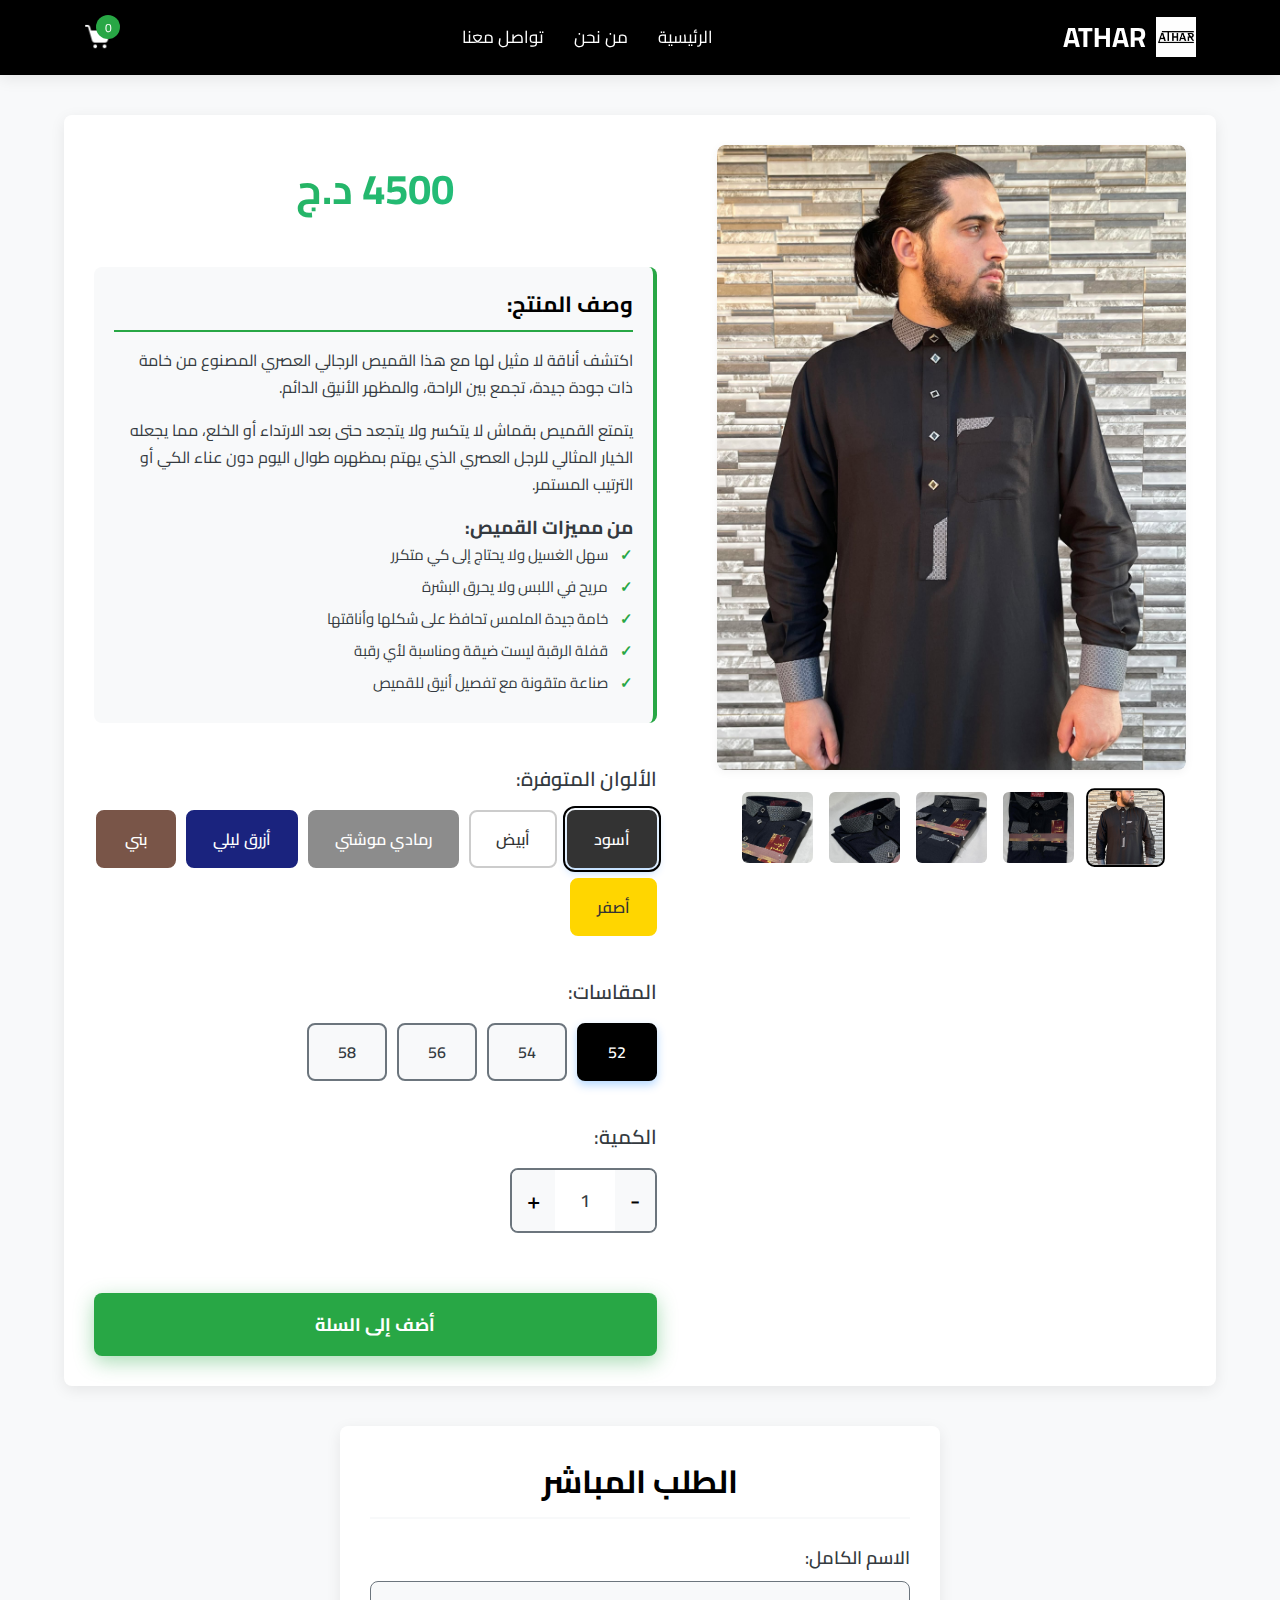
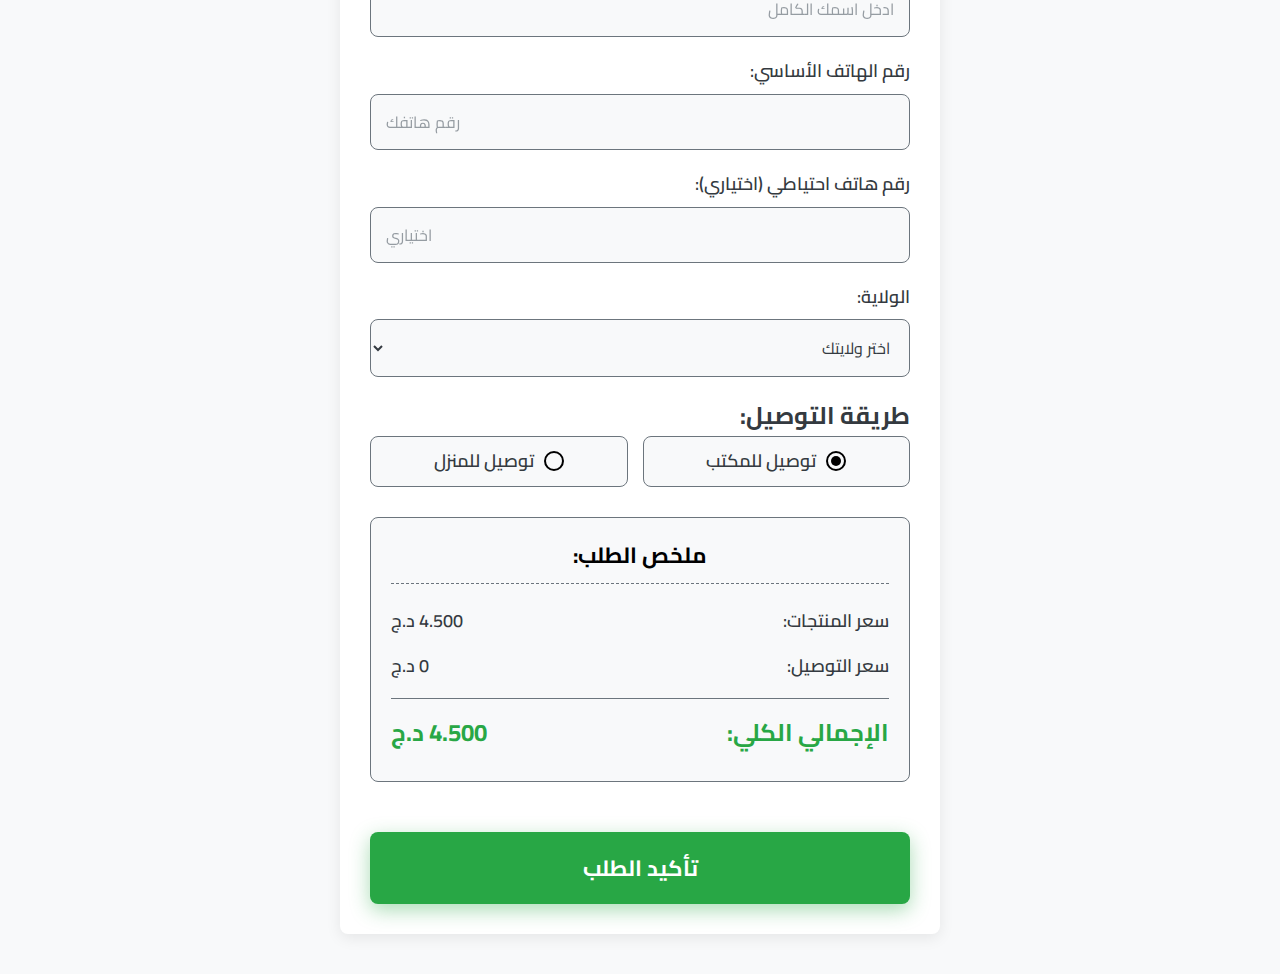
<file: index.html>
<!DOCTYPE html>
<html lang="ar" dir="rtl">
<head>
    <meta charset="UTF-8">
    <meta name="viewport" content="width=device-width, initial-scale=1.0">
    <title>ATHAR</title>
    <link rel="stylesheet" href="style.css">
    <link rel="icon" href="images/logo.jpg" type="image/x-icon">
    <link href="https://fonts.googleapis.com/css2?family=Cairo:wght@400;700&display=swap" rel="stylesheet">

<script>
!function (w, d, t) {
  w.TiktokAnalyticsObject=t;var ttq=w[t]=w[t]||[];ttq.methods=["page","track","identify","instances","debug","on","off","once","ready","alias","group","enableCookie","disableCookie"],ttq.setAndDefer=function(t,e){t[e]=function(){t.push([e].concat(Array.prototype.slice.call(arguments,0)))}};for(var i=0;i<ttq.methods.length;i++)ttq.setAndDefer(ttq,ttq.methods[i]);ttq.instance=function(t){for(var e=ttq._i[t]||[],n=0;n<ttq.methods.length;n++)ttq.setAndDefer(e,ttq.methods[n]);return e},ttq.load=function(e,n){var i="https://analytics.tiktok.com/i18n/pixel/events.js";ttq._i=ttq._i||{},ttq._i[e]=[],ttq._i[e]._u=i,ttq._t=ttq._t||{},ttq._t[e]=+new Date,ttq._o=ttq._o||{},ttq._o[e]=n||{};var o=document.createElement("script");o.type="text/javascript",o.async=!0,o.src=i+"?sdkid="+e+"&lib="+t;var a=document.getElementsByTagName("script")[0];a.parentNode.insertBefore(o,a)};
  
  ttq.load('D47QA2RC77U2P8MCKHEG');
  ttq.page();
}(window, document, 'ttq');
</script>

</head>
<body>
    <header class="main-header">
        <div class="container">
            <div class="logo">
                <img src="images/logo.jpg" alt="ATHAR Logo">
                <span>ATHAR</span>
            </div>
            <nav class="main-nav">
                <ul>
                    <li><a href="index.html">الرئيسية</a></li>
                    <li><a href="about.html">من نحن</a></li>
                    <li><a href="contact.html">تواصل معنا</a></li>
                </ul>
            </nav>
            <div class="header-icons">
                <a href="cart.html" class="cart-icon">
                    <img src="images/cart-icon.png" alt="Cart">
                    <span class="cart-count">0</span>
                </a>
                <button class="hamburger-menu">
                    &#9776;
                </button>
            </div>
        </div>
        <div class="mobile-nav-overlay">
            <nav class="mobile-nav">
                <ul>
                    <li><a href="index.html">الرئيسية</a></li>
                    <li><a href="about.html">من نحن</a></li>
                    <li><a href="contact.html">تواصل معنا</a></li>
                </ul>
            </nav>
        </div>
    </header>

    <main class="product-page">
        <div class="container product-details-wrapper">
            <section class="product-images">
                <div class="main-image-container">
                    <img id="main-product-image" src="images/black-1.jpg" alt="قميص رجالي - أسود">
                </div>

                <div class="thumbnail-images">
                    <img class="thumbnail active" src="images/black-1.jpg" alt="Thumbnail 1">
                    <img class="thumbnail" src="images/black-2.jpg" alt="Thumbnail 2">
                    <img class="thumbnail" src="images/black-3.jpg" alt="Thumbnail 3">
                    <img class="thumbnail" src="images/black-4.jpg" alt="Thumbnail 4">
                    <img class="thumbnail" src="images/black-5.jpg" alt="Thumbnail 5">
                </div>
            </section>

            <section class="product-info">
                <!-- تم نقل السعر إلى مكان العنوان -->
                <p class="product-price compact-price">4500 د.ج</p>

                <!-- تم وضع الوصف في مكان السعر السابق -->
                <div class="product-description compact-description">
                    <h2>وصف المنتج:</h2>
                    <p>اكتشف أناقة لا مثيل لها مع هذا القميص الرجالي العصري المصنوع من خامة ذات جودة جيدة، تجمع بين الراحة، والمظهر الأنيق الدائم.</p>
                    <p>يتمتع القميص بقماش لا يتكسر ولا يتجعد حتى بعد الارتداء أو الخلع، مما يجعله الخيار المثالي للرجل العصري الذي يهتم بمظهره طوال اليوم دون عناء الكي أو الترتيب المستمر.</p>
                    <h3>من مميزات القميص:</h3>
                    <ul>
                        <li>سهل الغسيل ولا يحتاج إلى كي متكرر</li>
                        <li>مريح في اللبس ولا يحرق البشرة</li>
                        <li>خامة جيدة الملمس تحافظ على شكلها وأناقتها</li>
                        <li>قفلة الرقبة ليست ضيقة ومناسبة لأي رقبة</li>
                        <li>صناعة متقونة مع تفصيل أنيق للقميص</li>
                    </ul>
                </div>

                <div class="color-options compact-section">
                    <h2>الألوان المتوفرة:</h2>
                    <div class="colors">
                        <button class="color-btn active" data-color="black">أسود</button>
                        <button class="color-btn" data-color="white">أبيض</button>
                        <button class="color-btn" data-color="moussy-gray">رمادي موشتي</button>
                        <button class="color-btn" data-color="night-blue">أزرق ليلي</button>
                        <button class="color-btn" data-color="brown">بني</button>
                        <button class="color-btn" data-color="yellow">أصفر</button>
                    </div>
                </div>

                <div class="size-options compact-section">
                    <h2>المقاسات:</h2>
                    <div class="sizes">
                        <button class="size-btn active" data-size="52">52</button>
                        <button class="size-btn" data-size="54">54</button>
                        <button class="size-btn" data-size="56">56</button>
                        <button class="size-btn" data-size="58">58</button>
                    </div>
                </div>

                <div class="quantity-selector compact-section">
                    <h2>الكمية:</h2>
                    <div class="quantity-control">
                        <button class="quantity-btn minus">-</button>
                        <input type="number" class="quantity-input" value="1" min="1">
                        <button class="quantity-btn plus">+</button>
                    </div>
                </div>

                <div class="action-buttons compact-buttons">
                    <!-- تم إزالة زر إتمام الشراء -->
                    <button class="add-to-cart-btn">أضف إلى السلة</button>
                </div>
            </section>
        </div>

        <!-- إضافة بطاقة الطلب المباشر -->
        <div class="container quick-order-container">
            <div class="quick-order-card">
                <h2 class="page-title">الطلب المباشر</h2>

                <form id="quick-order-form">
                    <div class="form-group">
                        <label for="quick-fullName">الاسم الكامل:</label>
                        <input type="text" id="quick-fullName" name="fullName" required placeholder="ادخل اسمك الكامل">
                    </div>

                    <div class="form-group">
                        <label for="quick-phone">رقم الهاتف الأساسي:</label>
                        <input type="tel" id="quick-phone" name="phone" required placeholder="رقم هاتفك">
                    </div>

                    <div class="form-group">
                        <label for="quick-alternativePhone">رقم هاتف احتياطي (اختياري):</label>
                        <input type="tel" id="quick-alternativePhone" name="alternativePhone" placeholder="اختياري">
                    </div>

                    <div class="form-group">
                        <label for="quick-wilaya">الولاية:</label>
                        <select id="quick-wilaya" name="wilaya" required>
                            <option value="">اختر ولايتك</option>
                        </select>
                    </div>

                    <div class="form-group">
                        <h2>طريقة التوصيل:</h2>
                        <div class="radio-group-container">
                            <div class="radio-group">
                                <input type="radio" id="quick-deliveryToOffice" name="deliveryMethod" value="office" checked>
                                <label for="quick-deliveryToOffice">توصيل للمكتب</label>
                            </div>
                            <div class="radio-group">
                                <input type="radio" id="quick-deliveryToHome" name="deliveryMethod" value="home">
                                <label for="quick-deliveryToHome">توصيل للمنزل</label>
                            </div>
                        </div>
                    </div>

                    <div class="form-group" id="quick-commune-group" style="display: none;">
                        <label for="quick-commune">البلدية:</label>
                        <input type="text" id="quick-commune" name="commune" placeholder="ادخل اسم بلديتك">
                    </div>

                    <div class="order-summary">
                        <h2>ملخص الطلب:</h2>
                        <div class="summary-row">
                            <span>سعر المنتجات:</span>
                            <span id="quick-products-subtotal">0 د.ج</span>
                        </div>
                        <div class="summary-row">
                            <span>سعر التوصيل:</span>
                            <span id="quick-delivery-price">0 د.ج</span>
                        </div>
                        <div class="summary-row total-row">
                            <span>الإجمالي الكلي:</span>
                            <span id="quick-order-grand-total">0 د.ج</span>
                        </div>
                    </div>

                    <button type="submit" class="submit-order-btn">تأكيد الطلب</button>
                </form>
            </div>
        </div>
    </main>

    <script src="script.js"></script>
    <script src="cart.js"></script>
    <script src="quick-order.js"></script>
    <script src="header.js"></script>
</body>

</html>
</file>
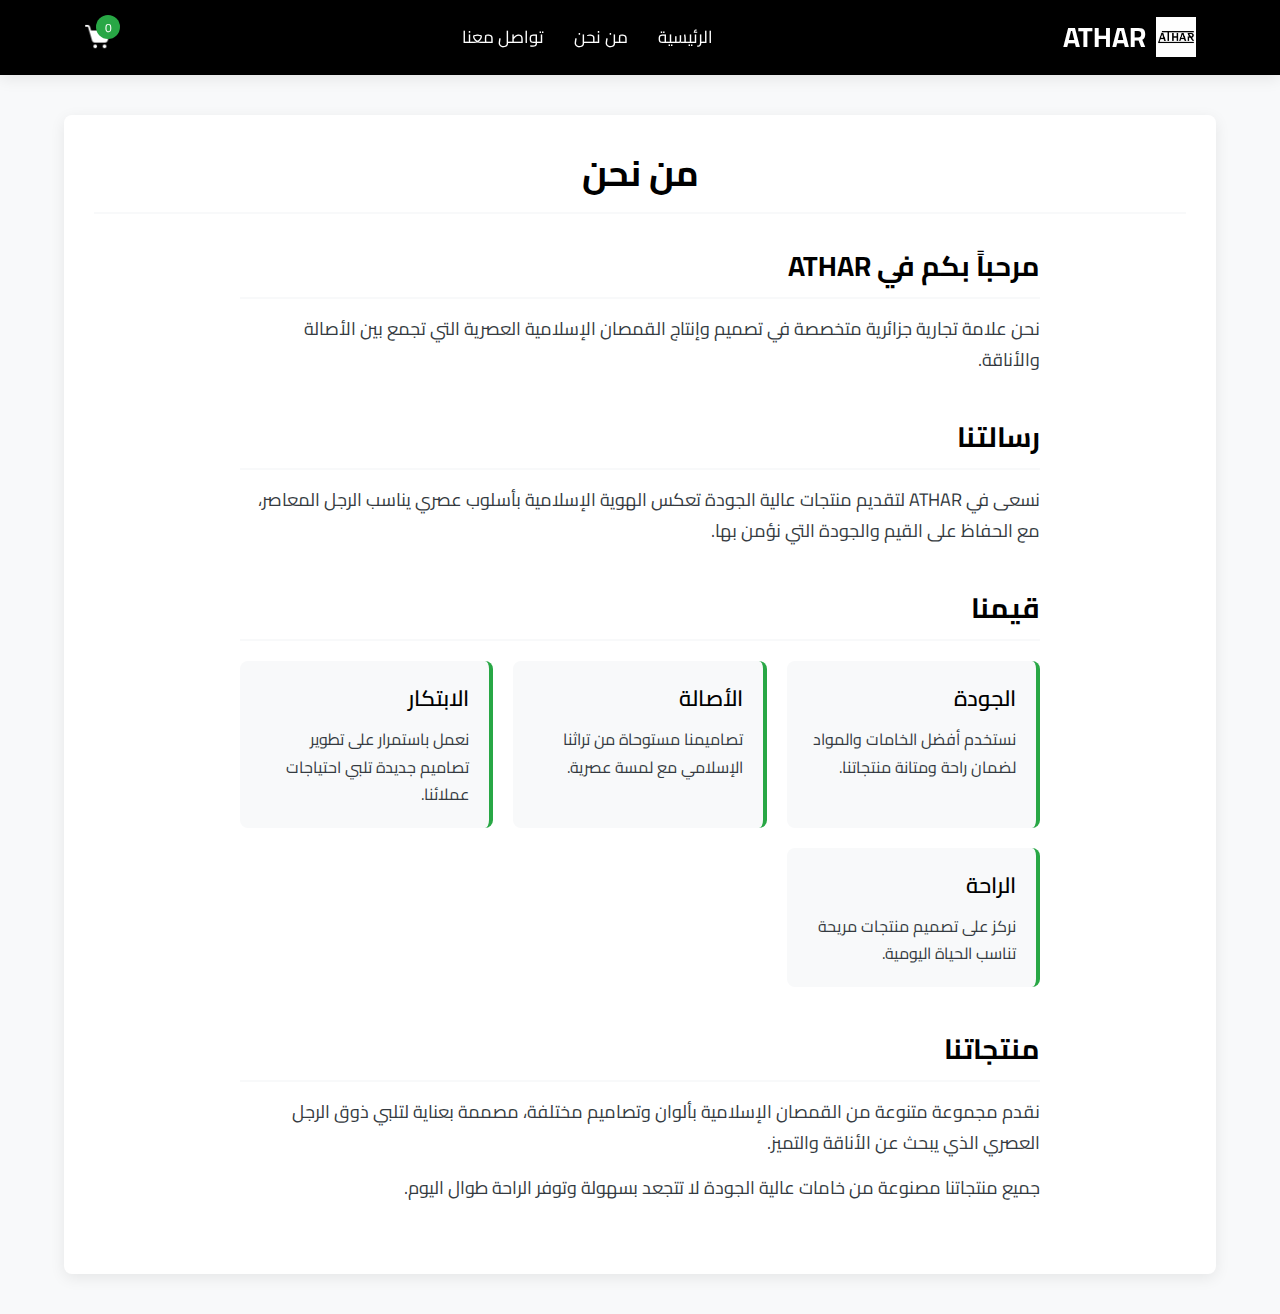
<file: about.html>
<!DOCTYPE html>
<html lang="ar" dir="rtl">
<head>
    <meta charset="UTF-8">
    <meta name="viewport" content="width=device-width, initial-scale=1.0">
    <title>ATHAR - من نحن</title>
    <link rel="stylesheet" href="style.css">
    <link rel="icon" href="images/logo.jpg" type="image/x-icon">
    <link href="https://fonts.googleapis.com/css2?family=Cairo:wght@400;700&display=swap" rel="stylesheet">

<!-- TikTok Pixel Code -->
<script>
!function (w, d, t) {
  w.TiktokAnalyticsObject=t;var ttq=w[t]=w[t]||[];ttq.methods=["page","track","identify","instances","debug","on","off","once","ready","alias","group","enableCookie","disableCookie"],ttq.setAndDefer=function(t,e){t[e]=function(){t.push([e].concat(Array.prototype.slice.call(arguments,0)))}};for(var i=0;i<ttq.methods.length;i++)ttq.setAndDefer(ttq,ttq.methods[i]);ttq.instance=function(t){for(var e=ttq._i[t]||[],n=0;n<ttq.methods.length;n++)ttq.setAndDefer(e,ttq.methods[n]);return e},ttq.load=function(e,n){var i="https://analytics.tiktok.com/i18n/pixel/events.js";ttq._i=ttq._i||{},ttq._i[e]=[],ttq._i[e]._u=i,ttq._t=ttq._t||{},ttq._t[e]=+new Date,ttq._o=ttq._o||{},ttq._o[e]=n||{};n=n||{};var o=document.createElement("script");o.type="text/javascript",o.async=!0,o.src=i+"?sdkid="+e+"&lib="+t;var a=document.getElementsByTagName("script")[0];a.parentNode.insertBefore(o,a)};
  
  ttq.load('D46JPR3C77U505N928AG');
  ttq.page();
}(window, document, 'ttq');
</script>
<!-- End TikTok Pixel Code -->

</head>
<body>
    <header class="main-header">
        <div class="container">
            <div class="logo">
                <img src="images/logo.jpg" alt="ATHAR Logo">
                <span>ATHAR</span>
            </div>
            <nav class="main-nav">
                <ul>
                    <li><a href="index.html">الرئيسية</a></li>
                    <li><a href="about.html" class="active">من نحن</a></li>
                    <li><a href="contact.html">تواصل معنا</a></li>
                </ul>
            </nav>
            <div class="header-icons">
                <a href="cart.html" class="cart-icon">
                    <img src="images/cart-icon.png" alt="Cart">
                    <span class="cart-count">0</span>
                </a>
                <button class="hamburger-menu">
                    &#9776;
                </button>
            </div>
        </div>
        <div class="mobile-nav-overlay">
            <nav class="mobile-nav">
                <ul>
                    <li><a href="index.html">الرئيسية</a></li>
                    <li><a href="about.html">من نحن</a></li>
                    <li><a href="contact.html">تواصل معنا</a></li>
                </ul>
            </nav>
        </div>
    </header>

    <main class="about-page">
        <div class="container">
            <h1 class="page-title">من نحن</h1>
            
            <div class="about-content">
                <div class="about-intro">
                    <h2>مرحباً بكم في ATHAR</h2>
                    <p>نحن علامة تجارية جزائرية متخصصة في تصميم وإنتاج القمصان الإسلامية العصرية التي تجمع بين الأصالة والأناقة.</p>
                </div>
                
                <div class="about-mission">
                    <h2>رسالتنا</h2>
                    <p>نسعى في ATHAR لتقديم منتجات عالية الجودة تعكس الهوية الإسلامية بأسلوب عصري يناسب الرجل المعاصر، مع الحفاظ على القيم والجودة التي نؤمن بها.</p>
                </div>
                
                <div class="about-values">
                    <h2>قيمنا</h2>
                    <div class="values-grid">
                        <div class="value-item">
                            <h3>الجودة</h3>
                            <p>نستخدم أفضل الخامات والمواد لضمان راحة ومتانة منتجاتنا.</p>
                        </div>
                        <div class="value-item">
                            <h3>الأصالة</h3>
                            <p>تصاميمنا مستوحاة من تراثنا الإسلامي مع لمسة عصرية.</p>
                        </div>
                        <div class="value-item">
                            <h3>الابتكار</h3>
                            <p>نعمل باستمرار على تطوير تصاميم جديدة تلبي احتياجات عملائنا.</p>
                        </div>
                        <div class="value-item">
                            <h3>الراحة</h3>
                            <p>نركز على تصميم منتجات مريحة تناسب الحياة اليومية.</p>
                        </div>
                    </div>
                </div>
                
                <div class="about-products">
                    <h2>منتجاتنا</h2>
                    <p>نقدم مجموعة متنوعة من القمصان الإسلامية بألوان وتصاميم مختلفة، مصممة بعناية لتلبي ذوق الرجل العصري الذي يبحث عن الأناقة والتميز.</p>
                    <p>جميع منتجاتنا مصنوعة من خامات عالية الجودة لا تتجعد بسهولة وتوفر الراحة طوال اليوم.</p>
                </div>
            </div>
        </div>
    </main>

    <script src="script.js"></script>
    <script src="header.js"></script>
</body>
</html>
</file>
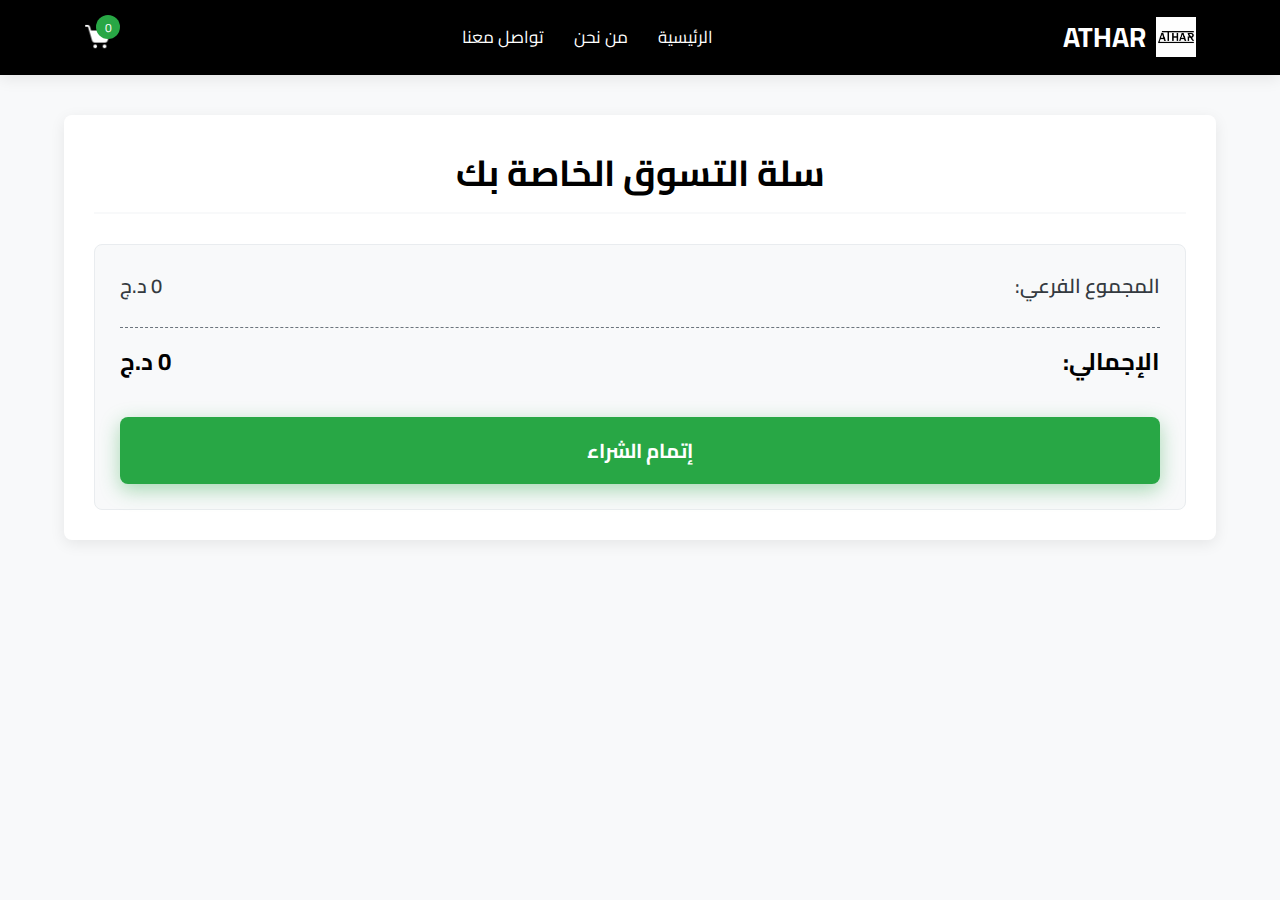
<file: cart.html>
<!DOCTYPE html>
<html lang="ar" dir="rtl">
<head>
    <meta charset="UTF-8">
    <meta name="viewport" content="width=device-width, initial-scale=1.0">
    <title>ATHAR - سلة التسوق</title>
    <link rel="stylesheet" href="style.css">
    <link rel="icon" href="images/logo.jpg" type="image/x-icon">
    <link href="https://fonts.googleapis.com/css2?family=Cairo:wght@400;700&display=swap" rel="stylesheet">

<!-- TikTok Pixel Code -->
<script>
!function (w, d, t) {
  w.TiktokAnalyticsObject=t;var ttq=w[t]=w[t]||[];ttq.methods=["page","track","identify","instances","debug","on","off","once","ready","alias","group","enableCookie","disableCookie"],ttq.setAndDefer=function(t,e){t[e]=function(){t.push([e].concat(Array.prototype.slice.call(arguments,0)))}};for(var i=0;i<ttq.methods.length;i++)ttq.setAndDefer(ttq,ttq.methods[i]);ttq.instance=function(t){for(var e=ttq._i[t]||[],n=0;n<ttq.methods.length;n++)ttq.setAndDefer(e,ttq.methods[n]);return e},ttq.load=function(e,n){var i="https://analytics.tiktok.com/i18n/pixel/events.js";ttq._i=ttq._i||{},ttq._i[e]=[],ttq._i[e]._u=i,ttq._t=ttq._t||{},ttq._t[e]=+new Date,ttq._o=ttq._o||{},ttq._o[e]=n||{};n=n||{};var o=document.createElement("script");o.type="text/javascript",o.async=!0,o.src=i+"?sdkid="+e+"&lib="+t;var a=document.getElementsByTagName("script")[0];a.parentNode.insertBefore(o,a)};
  
  ttq.load('D46JPR3C77U505N928AG');
  ttq.page();
}(window, document, 'ttq');
</script>
<!-- End TikTok Pixel Code -->

</head>
<body>
    <header class="main-header">
        <div class="container">
            <div class="logo">
                <img src="images/logo.jpg" alt="ATHAR Logo">
                <span>ATHAR</span>
            </div>
            <nav class="main-nav">
                <ul>
                    <li><a href="index.html">الرئيسية</a></li>
                    <li><a href="about.html">من نحن</a></li>
                    <li><a href="contact.html">تواصل معنا</a></li>
                </ul>
            </nav>
            <div class="header-icons">
                <a href="cart.html" class="cart-icon active">
                    <img src="images/cart-icon.png" alt="Cart">
                    <span class="cart-count">0</span>
                </a>
                <button class="hamburger-menu">
                    &#9776;
                </button>
            </div>
        </div>
        <div class="mobile-nav-overlay">
            <nav class="mobile-nav">
                <ul>
                    <li><a href="index.html">الرئيسية</a></li>
                    <li><a href="about.html">من نحن</a></li>
                    <li><a href="contact.html">تواصل معنا</a></li>
                </ul>
            </nav>
        </div>
    </header>

    <main class="cart-page">
        <div class="container">
            <h1 class="page-title">سلة التسوق الخاصة بك</h1>

            <div class="cart-items-container">
                <p class="empty-cart-message">سلتك فارغة حالياً. ابدأ التسوق!</p>
            </div>

            <div class="cart-summary">
                <div class="summary-row">
                    <span>المجموع الفرعي:</span>
                    <span class="subtotal-price">0 د.ج</span>
                </div>
                <div class="summary-row total-row">
                    <span>الإجمالي:</span>
                    <span class="total-price">0 د.ج</span>
                </div>
                <button class="checkout-btn">إتمام الشراء</button>
            </div>
        </div>
    </main>

    <script src="script.js"></script>
    <script src="cart.js"></script>
    <script src="header.js"></script>
</body>
</html>
</file>
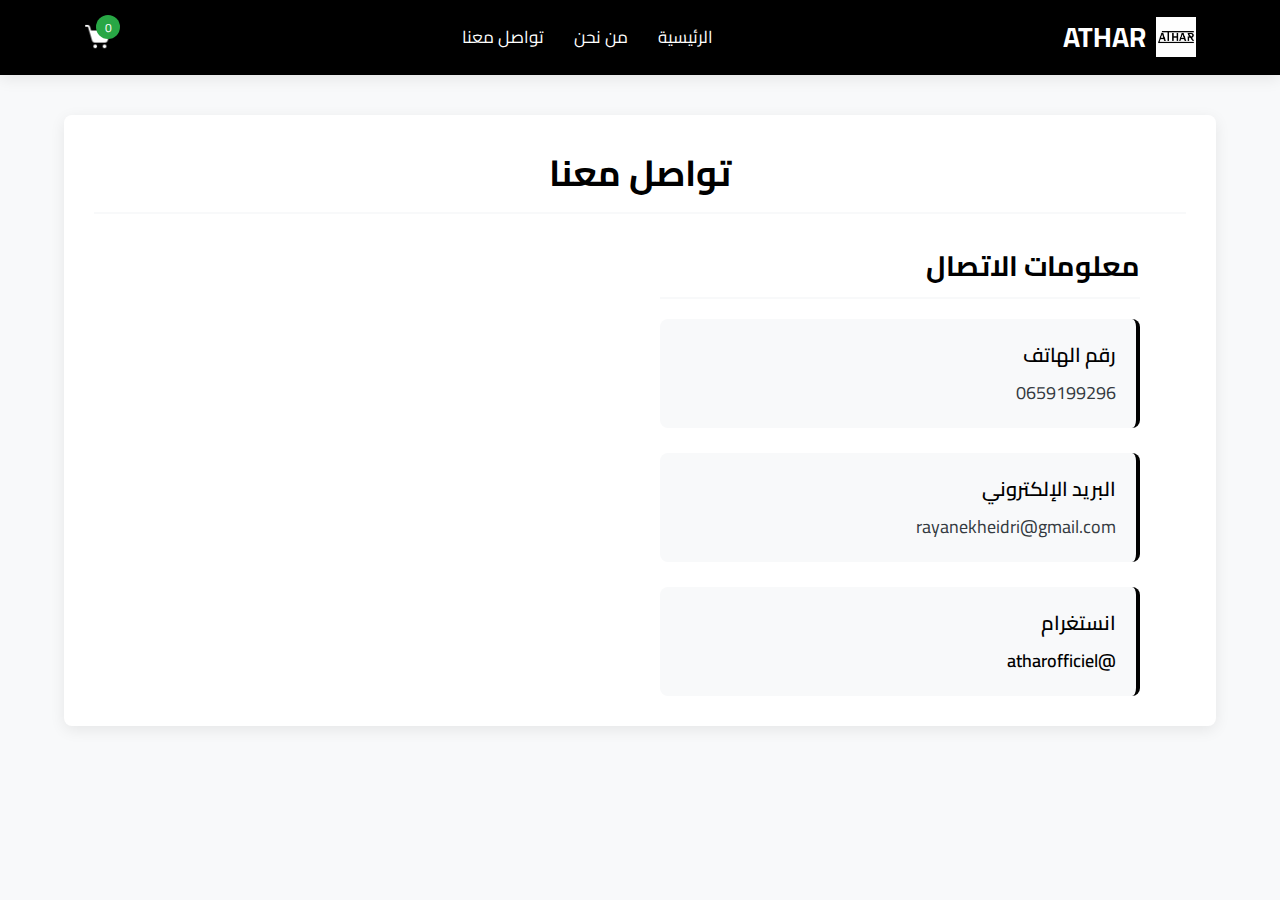
<file: contact.html>
<!DOCTYPE html>
<html lang="ar" dir="rtl">
<head>
    <meta charset="UTF-8">
    <meta name="viewport" content="width=device-width, initial-scale=1.0">
    <title>ATHAR - تواصل معنا</title>
    <link rel="stylesheet" href="style.css">
    <link rel="icon" href="images/logo.jpg" type="image/x-icon">
    <link href="https://fonts.googleapis.com/css2?family=Cairo:wght@400;700&display=swap" rel="stylesheet">

<!-- TikTok Pixel Code -->
<script>
!function (w, d, t) {
  w.TiktokAnalyticsObject=t;var ttq=w[t]=w[t]||[];ttq.methods=["page","track","identify","instances","debug","on","off","once","ready","alias","group","enableCookie","disableCookie"],ttq.setAndDefer=function(t,e){t[e]=function(){t.push([e].concat(Array.prototype.slice.call(arguments,0)))}};for(var i=0;i<ttq.methods.length;i++)ttq.setAndDefer(ttq,ttq.methods[i]);ttq.instance=function(t){for(var e=ttq._i[t]||[],n=0;n<ttq.methods.length;n++)ttq.setAndDefer(e,ttq.methods[n]);return e},ttq.load=function(e,n){var i="https://analytics.tiktok.com/i18n/pixel/events.js";ttq._i=ttq._i||{},ttq._i[e]=[],ttq._i[e]._u=i,ttq._t=ttq._t||{},ttq._t[e]=+new Date,ttq._o=ttq._o||{},ttq._o[e]=n||{};n=n||{};var o=document.createElement("script");o.type="text/javascript",o.async=!0,o.src=i+"?sdkid="+e+"&lib="+t;var a=document.getElementsByTagName("script")[0];a.parentNode.insertBefore(o,a)};
  
  ttq.load('D47QA2RC77U2P8MCKHEG');
  ttq.page();
}(window, document, 'ttq');
</script>
<!-- End TikTok Pixel Code -->

</head>
<body>
    <header class="main-header">
        <div class="container">
            <div class="logo">
                <img src="images/logo.jpg" alt="ATHAR Logo">
                <span>ATHAR</span>
            </div>
            <nav class="main-nav">
                <ul>
                    <li><a href="index.html">الرئيسية</a></li>
                    <li><a href="about.html">من نحن</a></li>
                    <li><a href="contact.html" class="active">تواصل معنا</a></li>
                </ul>
            </nav>
            <div class="header-icons">
                <a href="cart.html" class="cart-icon">
                    <img src="images/cart-icon.png" alt="Cart">
                    <span class="cart-count">0</span>
                </a>
                <button class="hamburger-menu">
                    &#9776;
                </button>
            </div>
        </div>
        <div class="mobile-nav-overlay">
            <nav class="mobile-nav">
                <ul>
                    <li><a href="index.html">الرئيسية</a></li>
                    <li><a href="about.html">من نحن</a></li>
                    <li><a href="contact.html">تواصل معنا</a></li>
                </ul>
            </nav>
        </div>
    </header>

    <main class="contact-page">
        <div class="container">
            <h1 class="page-title">تواصل معنا</h1>
            
            <div class="contact-content">
                <div class="contact-info">
                    <h2>معلومات الاتصال</h2>
                    <div class="contact-details">
                        <div class="contact-item">
                            <h3>رقم الهاتف</h3>
                            <p>0659199296</p>
                        </div>
                        <div class="contact-item">
                            <h3>البريد الإلكتروني</h3>
                            <p>rayanekheidri@gmail.com</p>
                        </div>
                        <div class="contact-item">
                            <h3>انستغرام</h3>
                            <a href="https://www.instagram.com/atharofficiel?utm_source=ig_web_button_share_sheet&igsh=ZDNlZDc0MzIxNw==" target="_blank" class="instagram-link">
                                @atharofficiel
                            </a>
                        </div>
                    </div>
                </div>
            </div>
        </div>
    </main>

    <script src="script.js"></script>
    <script src="header.js"></script>
</body>

</html>
</file>
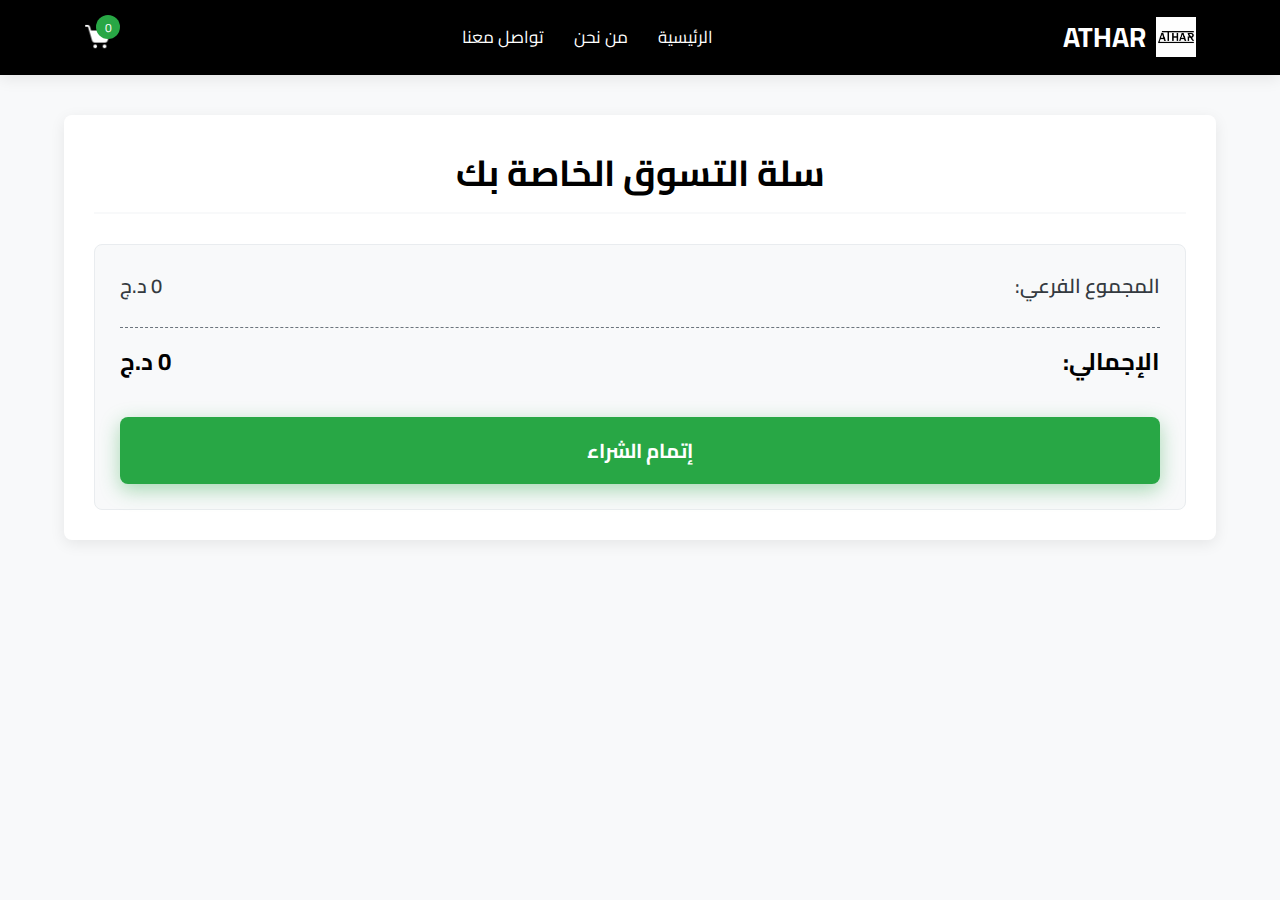
<file: info.html>
<!DOCTYPE html>
<html lang="ar" dir="rtl">
<head>
    <meta charset="UTF-8">
    <meta name="viewport" content="width=device-width, initial-scale=1.0">
    <title>ATHAR - إتمام الشراء</title>
    <link rel="stylesheet" href="style.css">
    <link rel="icon" href="images/logo.jpg" type="image/x-icon">
    <link href="https://fonts.googleapis.com/css2?family=Cairo:wght@400;700&display=swap" rel="stylesheet">

<!-- TikTok Pixel Code -->
<script>
!function (w, d, t) {
  w.TiktokAnalyticsObject=t;var ttq=w[t]=w[t]||[];ttq.methods=["page","track","identify","instances","debug","on","off","once","ready","alias","group","enableCookie","disableCookie"],ttq.setAndDefer=function(t,e){t[e]=function(){t.push([e].concat(Array.prototype.slice.call(arguments,0)))}};for(var i=0;i<ttq.methods.length;i++)ttq.setAndDefer(ttq,ttq.methods[i]);ttq.instance=function(t){for(var e=ttq._i[t]||[],n=0;n<ttq.methods.length;n++)ttq.setAndDefer(e,ttq.methods[n]);return e},ttq.load=function(e,n){var i="https://analytics.tiktok.com/i18n/pixel/events.js";ttq._i=ttq._i||{},ttq._i[e]=[],ttq._i[e]._u=i,ttq._t=ttq._t||{},ttq._t[e]=+new Date,ttq._o=ttq._o||{},ttq._o[e]=n||{};n=n||{};var o=document.createElement("script");o.type="text/javascript",o.async=!0,o.src=i+"?sdkid="+e+"&lib="+t;var a=document.getElementsByTagName("script")[0];a.parentNode.insertBefore(o,a)};
  
  ttq.load('D46JPR3C77U505N928AG');
  ttq.page();
}(window, document, 'ttq');
</script>
<!-- End TikTok Pixel Code -->

</head>
<body>
    <header class="main-header">
        <div class="container">
            <div class="logo">
                <img src="images/logo.jpg" alt="ATHAR Logo">
                <span>ATHAR</span>
            </div>
            <nav class="main-nav">
                <ul>
                    <li><a href="index.html">الرئيسية</a></li>
                    <li><a href="about.html">من نحن</a></li>
                    <li><a href="contact.html">تواصل معنا</a></li>
                </ul>
            </nav>
            <div class="header-icons">
                <a href="cart.html" class="cart-icon">
                    <img src="images/cart-icon.png" alt="Cart">
                    <span class="cart-count">0</span>
                </a>
                <button class="hamburger-menu">
                    &#9776;
                </button>
            </div>
        </div>
        <div class="mobile-nav-overlay">
            <nav class="mobile-nav">
                <ul>
                    <li><a href="index.html">الرئيسية</a></li>
                    <li><a href="about.html">من نحن</a></li>
                    <li><a href="contact.html">تواصل معنا</a></li>
                </ul>
            </nav>
        </div>
    </header>

    <main class="info-page">
        <div class="container">
            <h1 class="page-title">معلومات الشحن والدفع</h1>

            <form id="shipping-form">
                <div class="form-group">
                    <label for="fullName">الاسم الكامل:</label>
                    <input type="text" id="fullName" name="fullName" required placeholder="ادخل اسمك الكامل">
                </div>

                <div class="form-group">
                    <label for="phone">رقم الهاتف الأساسي:</label>
                    <input type="tel" id="phone" name="phone" required placeholder="رقم هاتفك">
                </div>

                <div class="form-group">
                    <label for="alternativePhone">رقم هاتف احتياطي (اختياري):</label>
                    <input type="tel" id="alternativePhone" name="alternativePhone" placeholder="اختياري">
                </div>

                <div class="form-group">
                    <label for="wilaya">الولاية:</label>
                    <select id="wilaya" name="wilaya" required>
                        <option value="">اختر ولايتك</option>
                    </select>
                </div>

                <div class="form-group">
                    <h2>طريقة التوصيل:</h2>
                    <div class="radio-group-container">
                        <div class="radio-group">
                            <input type="radio" id="deliveryToOffice" name="deliveryMethod" value="office" checked>
                            <label for="deliveryToOffice">توصيل للمكتب</label>
                        </div>
                        <div class="radio-group">
                            <input type="radio" id="deliveryToHome" name="deliveryMethod" value="home">
                            <label for="deliveryToHome">توصيل للمنزل</label>
                        </div>
                    </div>
                </div>

                <div class="form-group" id="commune-group" style="display: none;">
                    <label for="commune">البلدية:</label>
                    <input type="text" id="commune" name="commune" placeholder="ادخل اسم بلديتك">
                </div>

                <div class="order-summary">
                    <h2>ملخص الطلب:</h2>
                    <div class="summary-row">
                        <span>سعر المنتجات:</span>
                        <span id="products-subtotal">0 د.ج</span>
                    </div>
                    <div class="summary-row">
                        <span>سعر التوصيل:</span>
                        <span id="delivery-price">0 د.ج</span>
                    </div>
                    <div class="summary-row total-row">
                        <span>الإجمالي الكلي:</span>
                        <span id="order-grand-total">0 د.ج</span>
                    </div>
                </div>
                


                <button type="submit" class="submit-order-btn">تأكيد الطلب</button>
            </form>
        </div>
    </main>

    <script src="script.js"></script>
    <script src="info.js"></script>
    <script src="header.js"></script>
</body>
</html>
</file>
<file: style.css>
/* General Styling & Reset */
@import url('https://fonts.googleapis.com/css2?family=Cairo:wght@300;400;600;700&display=swap');

:root {
    --primary-color: #000000;
    --secondary-color: #6c757d;
    --accent-color: #28a745;
    --text-color: #343a40;
    --light-bg: #f8f9fa;
    --white: #ffffff;
    --border-radius: 8px;
    --box-shadow: 0 4px 15px rgba(0, 0, 0, 0.08);
    --transition-speed: 0.3s;
}

* {
    margin: 0;
    padding: 0;
    box-sizing: border-box;
    font-family: 'Cairo', sans-serif;
}

body {
    background-color: var(--light-bg);
    color: var(--text-color);
    line-height: 1.6;
    direction: rtl;
    text-align: right;
}

.container {
    width: 90%;
    max-width: 1200px;
    margin: 0 auto;
    padding: 20px 0;
}

a {
    text-decoration: none;
    color: var(--primary-color);
    transition: color var(--transition-speed);
}

a:hover {
    color: var(--accent-color);
}

button {
    cursor: pointer;
    border: none;
    padding: 10px 20px;
    border-radius: var(--border-radius);
    transition: background-color var(--transition-speed), transform var(--transition-speed);
    font-weight: 600;
}

button:hover {
    transform: translateY(-2px);
}

/* Header Styling */
.main-header {
    background-color: #000000;
    box-shadow: var(--box-shadow);
    padding: 15px 0;
    position: sticky;
    top: 0;
    z-index: 1000;
}

.main-header .container {
    display: flex;
    justify-content: space-between;
    align-items: center;
    padding: 0 20px;
}

.main-header .logo {
    display: flex;
    align-items: center;
    gap: 10px;
}

.main-header .logo img {
    height: 40px;
    width: auto;
}

.main-header .logo span {
    font-size: 28px;
    font-weight: 700;
    color: #ffffff; /* تغيير اللون إلى الأبيض */
}

.main-nav ul {
    list-style: none;
    display: flex;
    gap: 30px;
}

.main-nav a {
    color: #ffffff;
    font-size: 17px;
    position: relative;
    padding-bottom: 5px;
}

.main-nav a::after {
    content: '';
    position: absolute;
    right: 0;
    bottom: 0;
    width: 0;
    height: 3px;
    background-color: var(--primary-color);
    transition: width var(--transition-speed);
}

.main-nav a:hover::after,
.main-nav a.active::after {
    width: 100%;
    left: 0;
}

.header-icons {
    display: flex;
    align-items: center;
    gap: 20px;
}

.cart-icon {
    position: relative;
    display: flex;
    align-items: center;
}

.cart-icon img {
    height: 28px;
    width: auto;
}

.cart-count {
    background-color: var(--accent-color);
    color: var(--white);
    border-radius: 50%;
    padding: 3px 8px;
    font-size: 12px;
    position: absolute;
    top: -8px;
    right: -8px;
    min-width: 24px;
    text-align: center;
    display: flex;
    justify-content: center;
    align-items: center;
    height: 24px;
}

.hamburger-menu {
    display: none;
    background: none;
    font-size: 30px;
    padding: 5px 10px;
    color: #ffffff; /* تغيير اللون إلى الأبيض */
}



/* Mobile Nav Overlay (Hidden by default) */
.mobile-nav-overlay {
    display: none; /* Hidden by default */
    position: fixed;
    top: 0;
    left: 0;
    width: 100%;
    height: auto; /* Allow content to define height */
    max-height: 0; /* Initially hidden height */
    overflow: hidden; /* Hide overflowing content */
    background-color: var(--white); /* خلفية بيضاء صلبة */
    box-shadow: var(--box-shadow);
    z-index: 999;
    align-items: center;
    justify-content: center;
    flex-direction: column;
    opacity: 0; /* Will transition from 0 to 1 */
    visibility: hidden; /* Will transition from hidden to visible */
    /* transition for max-height, opacity, and visibility */
    transition: max-height 0.5s ease-in-out, opacity 0.4s ease-in-out, visibility 0.4s ease-in-out;
}

.mobile-nav-overlay.active {
    display: flex; /* Show flex for active state */
    max-height: 300px; /* Adjust this value if your nav content is taller */
    opacity: 1;
    visibility: visible;
}

.mobile-nav ul {
    list-style: none;
    text-align: center;
    width: 100%;
    padding: 20px 0; /* Add padding for internal spacing */
}

.mobile-nav li {
    margin: 15px 0; /* Reduced margin */
}

.mobile-nav a {
    color: var(--text-color);
    font-size: 24px; /* Slightly smaller font for better fit */
    font-weight: 600;
    padding: 8px 15px; /* Reduced padding */
    display: block;
    transition: color var(--transition-speed);
}

.mobile-nav a:hover {
    color: var(--primary-color);
}

/* Hamburger Menu Styling (Keep it simple) */
.hamburger-menu {
    display: none; /* Hidden by default on desktop */
    background: none;
    font-size: 30px;
    color: var(--text-color);
    padding: 5px 10px;
    cursor: pointer;
    z-index: 1001; /* Ensure it's above the overlay */
    /* No need for span specific styles, as it's a single character */
}

/* Ensure hamburger is shown on mobile */
@media (max-width: 768px) {
    .main-header .hamburger-menu {
        display: block; /* Show hamburger on mobile as a block element */
    }
}


/* Product Page Styling */
.product-page {
    padding: 40px 0;
}

.product-details-wrapper {
    display: flex;
    gap: 40px;
    background-color: var(--white);
    padding: 30px;
    border-radius: var(--border-radius);
    box-shadow: var(--box-shadow);
    flex-wrap: wrap; /* Allow wrapping on smaller screens */
}

.product-images {
    flex: 1;
    min-width: 300px; /* Minimum width before wrapping */
    display: flex;
    flex-direction: column;
    gap: 20px;
    align-items: center;
}

.main-image-container {
    width: 100%;
    max-width: 500px; /* Max width for the main image */
    border-radius: var(--border-radius);
    overflow: hidden;
    box-shadow: 0 2px 10px rgba(0, 0, 0, 0.05);
}

.main-image-container img {
    width: 100%;
    height: auto;
    display: block;
    border-radius: var(--border-radius);
}

/* ===============================
   ✅ Thumbnails (صور مصغرة)
================================= */

/* إضافة أنماط للتعامل مع العدد المختلف للصور المصغرة */
.thumbnail-images {
    display: flex;
    gap: 10px;
    justify-content: center;
    width: 100%;
    flex-wrap: wrap; /* السماح بلف الصور على سطر جديد إذا لزم الأمر */
}

.thumbnail-images img {
    width: 70px;
    height: 70px;
    object-fit: cover;
    border-radius: var(--border-radius);
    cursor: pointer;
    border: 2px solid transparent;
    transition: border-color var(--transition-speed), transform var(--transition-speed);
    flex-shrink: 0; /* منع الصور من التقلص */
}

.thumbnail-images img:hover,
.thumbnail-images img.active {
    border-color: var(--primary-color);
    transform: scale(1.05);
}

/* تحسينات للشاشات الصغيرة */
@media (max-width: 768px) {
    .thumbnail-images {
        gap: 8px;
    }
    
    .thumbnail-images img {
        width: 60px;
        height: 60px;
    }
}

@media (max-width: 480px) {
    .thumbnail-images {
        gap: 6px;
    }
    
    .thumbnail-images img {
        width: 50px;
        height: 50px;
    }
}

/* تحسينات للشاشات الكبيرة */
@media (min-width: 1200px) {
    .thumbnail-images {
        gap: 12px;
    }
    
    .thumbnail-images img {
        width: 75px;
        height: 75px;
    }
}

/* ===============================
   ✅ Product Info Section
================================= */

.product-info {
    flex: 1.2;
    min-width: 300px;
    display: flex;
    flex-direction: column;
    gap: 25px;
}

.product-title {
    font-size: 38px;
    font-weight: 700;
    color: var(--primary-color);
    margin-bottom: 5px;
}

.product-price {
    font-size: 32px;
    font-weight: 600;
    color: var(--accent-color);
    margin-bottom: 20px;
}

/* ===============================
   ✅ Color & Size Options
================================= */

.color-options,
.size-options {
    margin-bottom: 15px;
}

.color-options h2,
.size-options h2 {
    font-size: 20px;
    font-weight: 600;
    margin-bottom: 15px;
    color: var(--text-color);
}

.colors,
.sizes {
    display: flex;
    gap: 10px;
    flex-wrap: wrap;
}

.color-btn,
.size-btn {
    background-color: var(--light-bg);
    color: var(--text-color);
    border: 2px solid var(--secondary-color);
    padding: 12px 25px;
    font-size: 16px;
    font-weight: 600;
    border-radius: var(--border-radius);
    transition: all var(--transition-speed);
    min-width: 80px;
    text-align: center;
}

.color-btn.active,
.size-btn.active {
    background-color: var(--primary-color);
    color: var(--white);
    border-color: var(--primary-color);
    box-shadow: 0 4px 10px rgba(0, 123, 255, 0.3);
}

.color-btn:hover:not(.active),
.size-btn:hover:not(.active) {
    background-color: var(--primary-color);
    color: var(--white);
    border-color: var(--primary-color);
}

/* --- Existing Color Buttons --- */
.color-btn[data-color="black"] {
    background-color: #333;
    color: var(--white);
    border-color: #333;
}
.color-btn[data-color="black"].active {
    outline: 2px solid var(--primary-color);
    outline-offset: 2px;
}

.color-btn[data-color="dark-gray"] {
    background-color: #6c757d;
    color: var(--white);
    border-color: #6c757d;
}
.color-btn[data-color="dark-gray"].active {
    outline: 2px solid var(--primary-color);
    outline-offset: 2px;
}

.color-btn[data-color="light-gray"] {
    background-color: #ced4da;
    color: var(--text-color);
    border-color: #ced4da;
}
.color-btn[data-color="light-gray"].active {
    outline: 2px solid var(--primary-color);
    outline-offset: 2px;
}

/* --- New Added Color Buttons --- */
.color-btn[data-color="white"] {
    background-color: #ffffff;
    color: #333333;
    border-color: #cccccc;
}
.color-btn[data-color="white"].active {
    outline: 2px solid var(--primary-color);
    outline-offset: 2px;
}

.color-btn[data-color="moussy-gray"] {
    background-color: #8c8c8c;
    color: var(--white);
    border-color: #8c8c8c;
}
.color-btn[data-color="moussy-gray"].active {
    outline: 2px solid var(--primary-color);
    outline-offset: 2px;
}

.color-btn[data-color="night-blue"] {
    background-color: #1a237e;
    color: var(--white);
    border-color: #1a237e;
}
.color-btn[data-color="night-blue"].active {
    outline: 2px solid var(--primary-color);
    outline-offset: 2px;
}

.color-btn[data-color="brown"] {
    background-color: #795548;
    color: var(--white);
    border-color: #795548;
}
.color-btn[data-color="brown"].active {
    outline: 2px solid var(--primary-color);
    outline-offset: 2px;
}

.color-btn[data-color="yellow"] {
    background-color: #ffd600;
    color: #333333;
    border-color: #ffd600;
}
.color-btn[data-color="yellow"].active {
    outline: 2px solid var(--primary-color);
    outline-offset: 2px;
}

/* ===============================
   ✅ Quantity Selector
================================= */

.quantity-selector {
    margin-bottom: 25px;
}

.quantity-selector h2 {
    font-size: 20px;
    font-weight: 600;
    margin-bottom: 15px;
    color: var(--text-color);
}

.quantity-control {
    display: flex;
    align-items: center;
    border: 2px solid var(--secondary-color);
    border-radius: var(--border-radius);
    overflow: hidden;
    width: fit-content;
}

.quantity-btn {
    background-color: var(--light-bg);
    color: var(--primary-color);
    font-size: 24px;
    padding: 8px 15px;
    border-radius: 0;
    transition: background-color var(--transition-speed);
}

.quantity-btn:hover {
    background-color: var(--primary-color);
    color: var(--white);
}

.quantity-input {
    width: 60px;
    text-align: center;
    border: none;
    font-size: 18px;
    font-weight: 600;
    color: var(--text-color);
    background-color: var(--white);
    padding: 8px 0;
}

.quantity-input::-webkit-outer-spin-button,
.quantity-input::-webkit-inner-spin-button {
    -webkit-appearance: none;
    margin: 0;
}

/* ===============================
   ✅ Action Buttons
================================= */

.action-buttons {
    display: flex;
    gap: 15px;
    flex-wrap: wrap;
    margin-top: 20px;
}

.buy-now-btn,
.add-to-cart-btn {
    flex: 1;
    min-width: 180px;
    font-size: 18px;
    padding: 15px 30px;
    border-radius: var(--border-radius);
    font-weight: 700;
    text-align: center;
}

.buy-now-btn {
    background-color: var(--primary-color);
    color: var(--white);
    box-shadow: 0 6px 20px rgba(0, 123, 255, 0.4);
}

.buy-now-btn:hover {
    background-color: #0056b3;
    transform: translateY(-3px);
    box-shadow: 0 8px 25px rgba(0, 123, 255, 0.5);
}

.add-to-cart-btn {
    background-color: var(--accent-color);
    color: var(--white);
    box-shadow: 0 6px 20px rgba(40, 167, 69, 0.4);
}

.add-to-cart-btn:hover {
    background-color: #218838;
    transform: translateY(-3px);
    box-shadow: 0 8px 25px rgba(40, 167, 69, 0.5);
}

/* ===============================
   ✅ Responsive Layout
================================= */

@media (max-width: 992px) {
    .product-details-wrapper {
        flex-direction: column;
        align-items: center;
        gap: 30px;
    }

    .product-images,
    .product-info {
        width: 100%;
        max-width: 600px;
    }

    .product-images {
        margin-bottom: 20px;
    }

    .product-title {
        font-size: 32px;
        text-align: center;
    }

    .product-price {
        font-size: 28px;
        text-align: center;
    }

    .color-options,
    .size-options,
    .quantity-selector,
    .action-buttons {
        align-items: center;
        text-align: center;
    }

    .colors, .sizes, .quantity-control, .action-buttons {
        justify-content: center;
    }
}

@media (max-width: 768px) {
    .main-header .main-nav {
        display: none;
    }

    .main-header .hamburger-menu {
        display: block;
    }

    .main-header .container {
        padding: 0 15px;
    }

    .main-header .logo span {
        font-size: 24px;
    }

    .product-details-wrapper {
        padding: 20px;
    }

    .product-title {
        font-size: 28px;
    }

    .product-price {
        font-size: 24px;
    }

    .color-btn,
    .size-btn {
        padding: 10px 20px;
        font-size: 15px;
    }

    .buy-now-btn,
    .add-to-cart-btn {
        font-size: 16px;
        padding: 12px 25px;
    }
}

@media (max-width: 480px) {
    .main-header .logo img {
        height: 35px;
    }

    .main-header .logo span {
        font-size: 22px;
    }

    .cart-icon img {
        height: 24px;
    }

    .cart-count {
        font-size: 11px;
        padding: 2px 7px;
        min-width: 20px;
        height: 20px;
        top: -6px;
        right: -6px;
    }

    .product-page {
        padding: 20px 0;
    }

    .product-details-wrapper {
        padding: 15px;
    }

    .product-title {
        font-size: 24px;
    }

    .product-price {
        font-size: 20px;
    }

    .color-btn,
    .size-btn {
        padding: 8px 15px;
        font-size: 14px;
    }

    .buy-now-btn,
    .add-to-cart-btn {
        font-size: 15px;
        padding: 10px 20px;
    }

    .quantity-control {
        width: 100%;
        justify-content: center;
    }

    .quantity-input {
        flex-grow: 1;
    }
}
















/* إضافة أنماط للوصف الجديد */
.product-description {
    margin-bottom: 25px;
    padding: 20px;
    background-color: var(--light-bg);
    border-radius: var(--border-radius);
    border-right: 4px solid var(--accent-color);
}

.product-description h2 {
    font-size: 22px;
    font-weight: 700;
    color: var(--primary-color);
    margin-bottom: 15px;
    border-bottom: 2px solid var(--accent-color);
    padding-bottom: 8px;
}

.product-description p {
    font-size: 16px;
    line-height: 1.7;
    color: var(--text-color);
    margin-bottom: 15px;
}

.product-description ul {
    list-style-type: none;
    padding-right: 0;
}

.product-description li {
    position: relative;
    padding-right: 25px;
    margin-bottom: 8px;
    font-size: 15px;
    color: var(--text-color);
}

.product-description li:before {
    content: "✓";
    position: absolute;
    right: 0;
    color: var(--accent-color);
    font-weight: bold;
}

.product-info .product-price {
    font-size: 42px;
    font-weight: 700;
    color: var(--accent-color);
    margin-bottom: 25px;
    text-align: center;
    background: linear-gradient(135deg, var(--accent-color), #20c997);
    -webkit-background-clip: text;
    -webkit-text-fill-color: transparent;
    background-clip: text;
    padding: 10px;
    border-radius: var(--border-radius);
}

/* تحسين التجاوب مع الشاشات الصغيرة */
@media (max-width: 768px) {
    .product-info .product-price {
        font-size: 36px;
    }
    
    .product-description h2 {
        font-size: 20px;
    }
    
    .product-description p {
        font-size: 15px;
    }
}

@media (max-width: 480px) {
    .product-info .product-price {
        font-size: 32px;
    }
    
    .product-description {
        padding: 15px;
    }
}




/* أنماط تقليل المسافات بشكل أكبر */
.compact-price {
    margin-bottom: 10px !important;
}

.compact-description {
    margin-bottom: 15px !important;
}

.compact-section {
    margin-bottom: 15px !important;
}

.compact-buttons {
    margin-top: 20px !important;
}

/* تحسين المسافات في الشاشات الصغيرة */
@media (max-width: 768px) {
    .compact-price {
        margin-bottom: 8px !important;
    }
    
    .compact-description {
        margin-bottom: 12px !important;
    }
    
    .compact-section {
        margin-bottom: 12px !important;
    }
    
    .compact-buttons {
        margin-top: 18px !important;
    }
}

@media (max-width: 480px) {
    .compact-price {
        margin-bottom: 5px !important;
    }
    
    .compact-description {
        margin-bottom: 10px !important;
    }
    
    .compact-section {
        margin-bottom: 10px !important;
    }
    
    .compact-buttons {
        margin-top: 15px !important;
    }
}











/* Cart Page Specific Styling */
.cart-page {
    padding: 40px 0;
    min-height: calc(100vh - 150px); /* Adjust to make content fill viewport if short */
}

.cart-page .container {
    background-color: var(--white);
    padding: 30px;
    border-radius: var(--border-radius);
    box-shadow: var(--box-shadow);
}

.page-title {
    font-size: 36px;
    font-weight: 700;
    color: var(--primary-color);
    text-align: center;
    margin-bottom: 30px;
    padding-bottom: 10px;
    border-bottom: 2px solid var(--light-bg);
}

.empty-cart-message {
    text-align: center;
    font-size: 20px;
    color: var(--secondary-color);
    margin: 50px 0;
}

.cart-items-container {
    margin-bottom: 30px;
}

/* Individual Cart Item Styling */
.cart-item {
    display: flex;
    align-items: center;
    gap: 20px;
    padding: 20px 0;
    border-bottom: 1px dashed var(--light-bg); /* Dashed separator for items */
}

.cart-item:last-child {
    border-bottom: none; /* No border for the last item */
}

.cart-item-image img {
    width: 100px;
    height: 100px;
    object-fit: cover;
    border-radius: var(--border-radius);
    border: 1px solid var(--light-bg);
}

.cart-item-details {
    flex-grow: 1;
}

.cart-item-details h3 {
    font-size: 22px;
    font-weight: 600;
    color: var(--text-color);
    margin-bottom: 5px;
}

.cart-item-details p {
    font-size: 15px;
    color: var(--secondary-color);
    margin-bottom: 5px;
}

.cart-item-price {
    font-size: 18px;
    font-weight: 700;
    color: var(--accent-color);
    min-width: 100px; /* Ensure price has enough space */
    text-align: left; /* Align price to left in RTL */
}

.cart-item-quantity {
    display: flex;
    align-items: center;
    border: 1px solid var(--secondary-color);
    border-radius: var(--border-radius);
    overflow: hidden;
    width: fit-content;
}

.cart-item-quantity .quantity-btn {
    background-color: var(--light-bg);
    color: var(--primary-color);
    font-size: 20px;
    padding: 5px 12px;
    border-radius: 0;
}

.cart-item-quantity .quantity-input {
    width: 50px;
    text-align: center;
    border: none;
    font-size: 16px;
    font-weight: 600;
    background-color: var(--white);
    padding: 5px 0;
}

.remove-item-btn {
    background-color: transparent;
    color: var(--secondary-color);
    font-size: 24px;
    padding: 0;
    margin-right: 10px;
    transition: color var(--transition-speed);
}

.remove-item-btn:hover {
    color: var(--close-btn-color); /* Red for delete */
    transform: none; /* No transform on remove button */
}

/* Cart Summary Styling */
.cart-summary {
    background-color: var(--light-bg);
    padding: 25px;
    border-radius: var(--border-radius);
    border: 1px solid #e9ecef;
    display: flex;
    flex-direction: column;
    gap: 15px;
}

.summary-row {
    display: flex;
    justify-content: space-between;
    align-items: center;
    font-size: 20px;
    font-weight: 600;
    color: var(--text-color);
}

.summary-row.total-row {
    font-size: 24px;
    font-weight: 700;
    color: var(--primary-color);
    border-top: 1px dashed var(--secondary-color);
    padding-top: 15px;
    margin-top: 10px;
}

.checkout-btn {
    background-color: var(--accent-color);
    color: var(--white);
    font-size: 20px;
    padding: 15px 30px;
    border-radius: var(--border-radius);
    font-weight: 700;
    width: 100%;
    margin-top: 20px;
    box-shadow: 0 6px 20px rgba(40, 167, 69, 0.4);
}

.checkout-btn:hover {
    background-color: #218838;
    transform: translateY(-3px);
    box-shadow: 0 8px 25px rgba(40, 167, 69, 0.5);
}

/* Responsive adjustments for Cart Page */
@media (max-width: 768px) {
    .cart-page .container {
        padding: 20px;
    }

    .page-title {
        font-size: 30px;
        margin-bottom: 20px;
    }

    .cart-item {
        flex-wrap: wrap; /* Allow items to wrap on smaller screens */
        justify-content: center; /* Center content when wrapped */
        text-align: center;
    }

    .cart-item-image,
    .cart-item-details,
    .cart-item-quantity,
    .cart-item-price,
    .remove-item-btn {
        width: 100%; /* Make them full width when wrapped */
        text-align: center;
        margin-bottom: 10px;
    }

    .cart-item-image {
        margin-bottom: 15px;
    }

    .cart-item-quantity {
        justify-content: center; /* Center quantity control */
        margin-left: auto; /* Remove right margin from RTL direction */
        margin-right: auto; /* Center on wrap */
    }

    .cart-item-price {
        font-size: 16px;
        order: 1; /* Price appears above other details */
    }

    .remove-item-btn {
        order: 2; /* Remove button appears after price */
        margin-right: 0;
        margin-left: auto; /* Push to left in RTL */
    }

    .summary-row {
        font-size: 18px;
    }

    .summary-row.total-row {
        font-size: 22px;
    }

    .checkout-btn {
        font-size: 18px;
        padding: 12px 25px;
    }
}

@media (max-width: 480px) {
    .page-title {
        font-size: 26px;
    }

    .cart-item-image img {
        width: 80px;
        height: 80px;
    }

    .cart-item-details h3 {
        font-size: 18px;
    }

    .cart-item-details p {
        font-size: 14px;
    }

    .cart-item-price {
        font-size: 15px;
    }

    .cart-item-quantity .quantity-btn {
        font-size: 18px;
        padding: 4px 10px;
    }

    .cart-item-quantity .quantity-input {
        width: 40px;
        font-size: 14px;
    }
}









/* Info Page Specific Styling */
.info-page {
    padding: 40px 0;
    min-height: calc(100vh - 150px); /* Adjust to make content fill viewport if short */
}

.info-page .container {
    background-color: var(--white);
    padding: 30px;
    border-radius: var(--border-radius);
    box-shadow: var(--box-shadow);
    max-width: 600px; /* Limit width for better readability */
    margin: 0 auto; /* Center the container */
}

.info-page .page-title {
    font-size: 36px;
    font-weight: 700;
    color: var(--primary-color);
    text-align: center;
    margin-bottom: 30px;
    padding-bottom: 10px;
    border-bottom: 2px solid var(--light-bg);
}

.form-group {
    margin-bottom: 20px;
}

.form-group label {
    display: block;
    font-size: 18px;
    font-weight: 600;
    color: var(--text-color);
    margin-bottom: 8px;
}

.form-group input[type="text"],
.form-group input[type="tel"],
.form-group input[type="number"], /* Added for height/weight */
.form-group select {
    width: 100%;
    padding: 12px 15px;
    border: 1px solid var(--secondary-color);
    border-radius: var(--border-radius);
    font-size: 16px;
    color: var(--text-color);
    background-color: var(--light-bg);
    transition: border-color var(--transition-speed), box-shadow var(--transition-speed);
}

.form-group input[type="text"]:focus,
.form-group input[type="tel"]:focus,
.form-group input[type="number"]:focus, /* Added for height/weight */
.form-group select:focus {
    border-color: var(--primary-color);
    box-shadow: 0 0 0 0.2rem rgba(0, 123, 255, 0.25);
    outline: none;
}

.form-group input::placeholder {
    color: var(--secondary-color);
    opacity: 0.7;
}



/* Container for radio groups to apply gap */
.radio-group-container {
    display: flex;
    flex-wrap: wrap; /* Allow wrapping on small screens */
    gap: 15px; /* Space between radio groups */
}

.radio-group {
    display: flex;
    align-items: center;
    gap: 10px;
    padding: 10px 15px;
    border: 1px solid var(--secondary-color);
    border-radius: var(--border-radius);
    background-color: var(--light-bg);
    cursor: pointer;
    transition: background-color var(--transition-speed);
    flex-grow: 1; /* Allow groups to grow */
    justify-content: center; /* Center content horizontally */
}

.radio-group:hover {
    background-color: #e2e6ea;
}

.radio-group input[type="radio"] {
    appearance: none; /* Hide default radio button */
    width: 20px;
    height: 20px;
    border: 2px solid var(--primary-color);
    border-radius: 50%;
    display: grid;
    place-content: center;
    cursor: pointer;
    margin: 0; /* Remove default margin */
}

.radio-group input[type="radio"]::before {
    content: "";
    width: 10px;
    height: 10px;
    border-radius: 50%;
    transform: scale(0);
    transition: transform var(--transition-speed) ease-in-out;
    background-color: var(--primary-color);
}

.radio-group input[type="radio"]:checked::before {
    transform: scale(1);
}

.radio-group label {
    font-size: 18px;
    font-weight: 600;
    color: var(--text-color);
    cursor: pointer;
    margin-bottom: 0; /* Remove default margin from label */
}

/* Order Summary section in info.html */
.order-summary {
    background-color: var(--light-bg);
    border: 1px solid var(--secondary-color);
    border-radius: var(--border-radius);
    padding: 20px;
    margin-top: 30px;
    margin-bottom: 30px;
}

.order-summary h2 {
    font-size: 22px;
    font-weight: 700;
    color: var(--primary-color);
    margin-bottom: 15px;
    text-align: center;
    border-bottom: 1px dashed var(--secondary-color);
    padding-bottom: 10px;
}

.order-summary .summary-row {
    display: flex;
    justify-content: space-between;
    align-items: center;
    padding: 8px 0;
    font-size: 18px;
    color: var(--text-color);
}

.order-summary .summary-row.total-row {
    font-size: 24px;
    font-weight: 700;
    color: var(--accent-color);
    border-top: 1px solid var(--secondary-color);
    margin-top: 10px;
    padding-top: 15px;
}


.submit-order-btn {
    background-color: var(--accent-color);
    color: var(--white);
    font-size: 22px;
    padding: 15px 30px;
    border-radius: var(--border-radius);
    font-weight: 700;
    width: 100%;
    margin-top: 20px;
    box-shadow: 0 6px 20px rgba(40, 167, 69, 0.4);
    transition: background-color var(--transition-speed), transform var(--transition-speed), box-shadow var(--transition-speed);
}

.submit-order-btn:hover {
    background-color: #218838;
    transform: translateY(-3px);
    box-shadow: 0 8px 25px rgba(40, 167, 69, 0.5);
}

/* Responsive adjustments for Info Page */
@media (max-width: 768px) {
    .info-page .container {
        padding: 20px;
        margin: 0 15px; /* Add horizontal margin on small screens */
    }

    .info-page .page-title {
        font-size: 30px;
        margin-bottom: 20px;
    }

    .form-group label {
        font-size: 16px;
        margin-bottom: 5px;
    }

    .form-group input,
    .form-group select {
        padding: 10px 12px;
        font-size: 15px;
    }



    .radio-group {
        padding: 8px 12px;
    }

    .radio-group input[type="radio"] {
        width: 18px;
        height: 18px;
    }

    .radio-group input[type="radio"]::before {
        width: 9px;
        height: 9px;
    }

    .radio-group label {
        font-size: 16px;
    }

    .submit-order-btn {
        font-size: 20px;
        padding: 12px 25px;
    }
}

@media (max-width: 480px) {
    .info-page .page-title {
        font-size: 26px;
    }

    .form-group input,
    .form-group select {
        font-size: 14px;
    }

    .submit-order-btn {
        font-size: 18px;
        padding: 10px 20px;
    }
    
    .radio-group-container {
        flex-direction: column; /* Stack radio groups vertically */
    }
}
















/* تحسين عرض الألوان والمقاسات على الشاشات الصغيرة */
@media (max-width: 480px) {
    .colors, .sizes {
        gap: 8px;
    }
    
    .color-btn, .size-btn {
        padding: 8px 12px;
        font-size: 14px;
        min-width: 70px;
    }
    
    /* تحسين عرض الأزرار على الشاشات الصغيرة */
    .action-buttons {
        flex-direction: column;
        gap: 10px;
    }
    
    .buy-now-btn, .add-to-cart-btn {
        width: 100%;
    }
    
    /* تحسين عرض الصور المصغرة */
    .thumbnail-images {
        flex-wrap: wrap;
        justify-content: center;
    }
    
    .thumbnail-images img {
        width: 60px;
        height: 60px;
    }
}

/* تحسينات إضافية للشاشات المتوسطة */
@media (max-width: 768px) {
    .product-details-wrapper {
        padding: 15px;
        gap: 20px;
    }
    
    .product-info {
        gap: 20px;
    }
    
    .product-description {
        padding: 15px;
    }
    
    .product-description h2 {
        font-size: 20px;
    }
    
    .product-description p, .product-description li {
        font-size: 15px;
    }
}

/* تحسينات للشاشات الكبيرة جداً */
@media (min-width: 1200px) {
    .container {
        max-width: 1300px;
    }
    
    .product-details-wrapper {
        gap: 60px;
    }
}






















/* أنماط بطاقة الطلب المباشر */
.quick-order-container {
    margin-top: 40px;
    padding: 0 20px;
}

.quick-order-card {
    background-color: var(--white);
    padding: 30px;
    border-radius: var(--border-radius);
    box-shadow: var(--box-shadow);
    max-width: 600px;
    margin: 0 auto;
}

.quick-order-card .page-title {
    font-size: 32px;
    margin-bottom: 25px;
    text-align: center;
    color: var(--primary-color);
    border-bottom: 2px solid var(--light-bg);
    padding-bottom: 10px;
}

/* تحسينات للشاشات الصغيرة */
@media (max-width: 768px) {
    .quick-order-container {
        margin-top: 30px;
        padding: 0 15px;
    }
    
    .quick-order-card {
        padding: 20px;
    }
    
    .quick-order-card .page-title {
        font-size: 28px;
    }
}

@media (max-width: 480px) {
    .quick-order-card {
        padding: 15px;
    }
    
    .quick-order-card .page-title {
        font-size: 24px;
    }
}















/* About Page Styling */
.about-page {
    padding: 40px 0;
    min-height: calc(100vh - 150px);
}

.about-page .container {
    background-color: var(--white);
    padding: 30px;
    border-radius: var(--border-radius);
    box-shadow: var(--box-shadow);
}

.about-content {
    max-width: 800px;
    margin: 0 auto;
}

.about-intro, .about-mission, .about-values, .about-products {
    margin-bottom: 40px;
}

.about-content h2 {
    font-size: 28px;
    font-weight: 700;
    color: var(--primary-color);
    margin-bottom: 15px;
    border-bottom: 2px solid var(--light-bg);
    padding-bottom: 8px;
}

.about-content p {
    font-size: 18px;
    line-height: 1.7;
    color: var(--text-color);
    margin-bottom: 15px;
}

.values-grid {
    display: grid;
    grid-template-columns: repeat(auto-fit, minmax(250px, 1fr));
    gap: 20px;
    margin-top: 20px;
}

.value-item {
    background-color: var(--light-bg);
    padding: 20px;
    border-radius: var(--border-radius);
    border-right: 4px solid var(--accent-color);
    transition: transform var(--transition-speed);
}

.value-item:hover {
    transform: translateY(-5px);
}

.value-item h3 {
    font-size: 22px;
    font-weight: 600;
    color: var(--primary-color);
    margin-bottom: 10px;
}

.value-item p {
    font-size: 16px;
    margin-bottom: 0;
}

/* Contact Page Styling */
.contact-page {
    padding: 40px 0;
    min-height: calc(100vh - 150px);
}

.contact-page .container {
    background-color: var(--white);
    padding: 30px;
    border-radius: var(--border-radius);
    box-shadow: var(--box-shadow);
}

.contact-content {
    display: grid;
    grid-template-columns: 1fr 1fr;
    gap: 40px;
    max-width: 1000px;
    margin: 0 auto;
}

.contact-info h2, .contact-message h2 {
    font-size: 28px;
    font-weight: 700;
    color: var(--primary-color);
    margin-bottom: 20px;
    border-bottom: 2px solid var(--light-bg);
    padding-bottom: 8px;
}

.contact-details {
    display: flex;
    flex-direction: column;
    gap: 25px;
}

.contact-item {
    background-color: var(--light-bg);
    padding: 20px;
    border-radius: var(--border-radius);
    border-right: 4px solid var(--primary-color);
}

.contact-item h3 {
    font-size: 20px;
    font-weight: 600;
    color: var(--primary-color);
    margin-bottom: 8px;
}

.contact-item p, .contact-item a {
    font-size: 18px;
    color: var(--text-color);
}

.instagram-link {
    color: var(--primary-color) !important;
    font-weight: 600;
    transition: color var(--transition-speed);
}

.instagram-link:hover {
    color: var(--accent-color) !important;
}

.contact-form {
    display: flex;
    flex-direction: column;
    gap: 20px;
}

.contact-form .form-group {
    margin-bottom: 0;
}

.contact-form label {
    display: block;
    font-size: 18px;
    font-weight: 600;
    color: var(--text-color);
    margin-bottom: 8px;
}

.contact-form input, .contact-form textarea {
    width: 100%;
    padding: 12px 15px;
    border: 1px solid var(--secondary-color);
    border-radius: var(--border-radius);
    font-size: 16px;
    color: var(--text-color);
    background-color: var(--light-bg);
    transition: border-color var(--transition-speed), box-shadow var(--transition-speed);
    font-family: 'Cairo', sans-serif;
}

.contact-form input:focus, .contact-form textarea:focus {
    border-color: var(--primary-color);
    box-shadow: 0 0 0 0.2rem rgba(0, 123, 255, 0.25);
    outline: none;
}

.contact-form textarea {
    resize: vertical;
    min-height: 120px;
}

.submit-btn {
    background-color: var(--accent-color);
    color: var(--white);
    font-size: 20px;
    padding: 15px 30px;
    border-radius: var(--border-radius);
    font-weight: 700;
    width: 100%;
    margin-top: 10px;
    box-shadow: 0 6px 20px rgba(40, 167, 69, 0.4);
    transition: background-color var(--transition-speed), transform var(--transition-speed), box-shadow var(--transition-speed);
}

.submit-btn:hover {
    background-color: #218838;
    transform: translateY(-3px);
    box-shadow: 0 8px 25px rgba(40, 167, 69, 0.5);
}

/* Responsive adjustments for About and Contact Pages */
@media (max-width: 768px) {
    .about-page .container, .contact-page .container {
        padding: 20px;
    }
    
    .about-content h2, .contact-info h2, .contact-message h2 {
        font-size: 24px;
    }
    
    .about-content p {
        font-size: 16px;
    }
    
    .values-grid {
        grid-template-columns: 1fr;
    }
    
    .contact-content {
        grid-template-columns: 1fr;
        gap: 30px;
    }
    
    .contact-item h3 {
        font-size: 18px;
    }
    
    .contact-item p, .contact-item a {
        font-size: 16px;
    }
    
    .submit-btn {
        font-size: 18px;
        padding: 12px 25px;
    }
}

@media (max-width: 480px) {
    .about-content h2, .contact-info h2, .contact-message h2 {
        font-size: 22px;
    }
    
    .value-item {
        padding: 15px;
    }
    
    .contact-item {
        padding: 15px;
    }
    
    .submit-btn {
        font-size: 16px;
        padding: 10px 20px;
    }
}

/* تغيير لون زر قائمة الهمبرغر إلى الأبيض */
.hamburger-menu {
    color: #ffffff !important;
}
</file>
